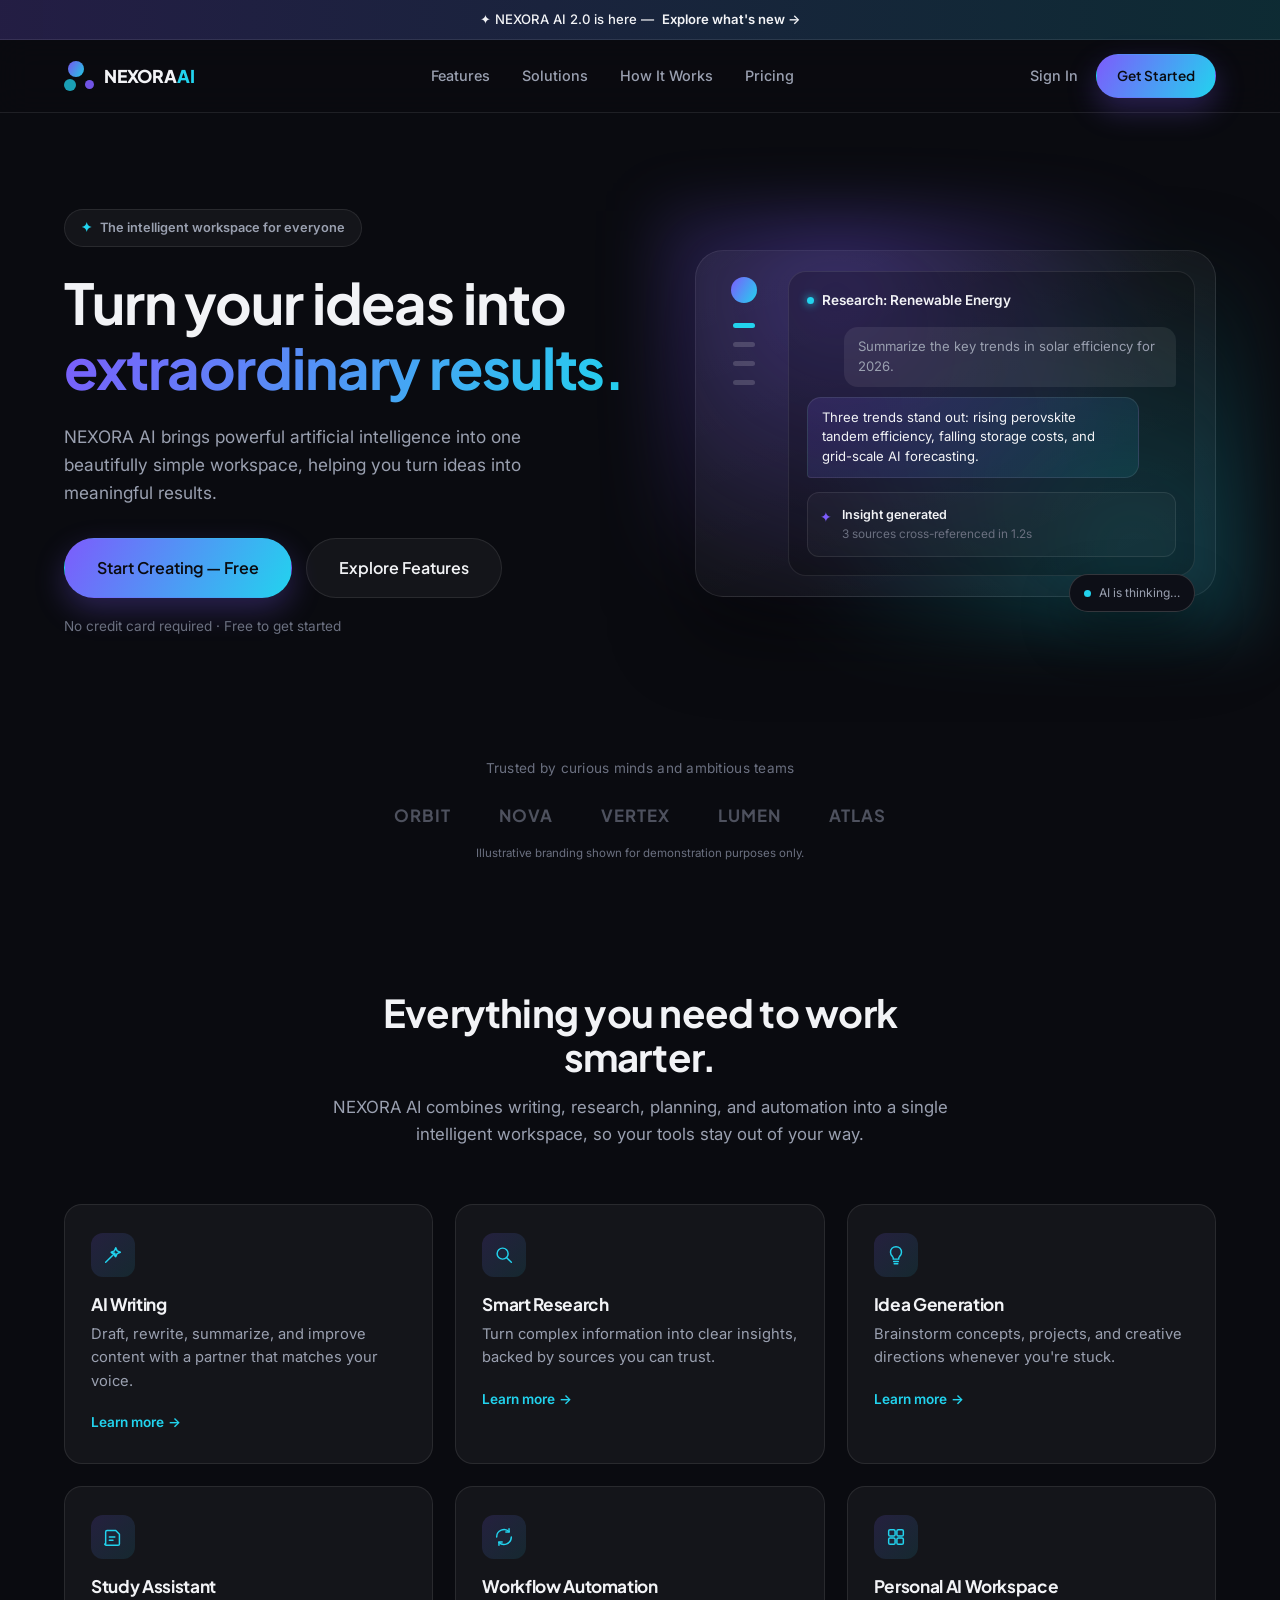
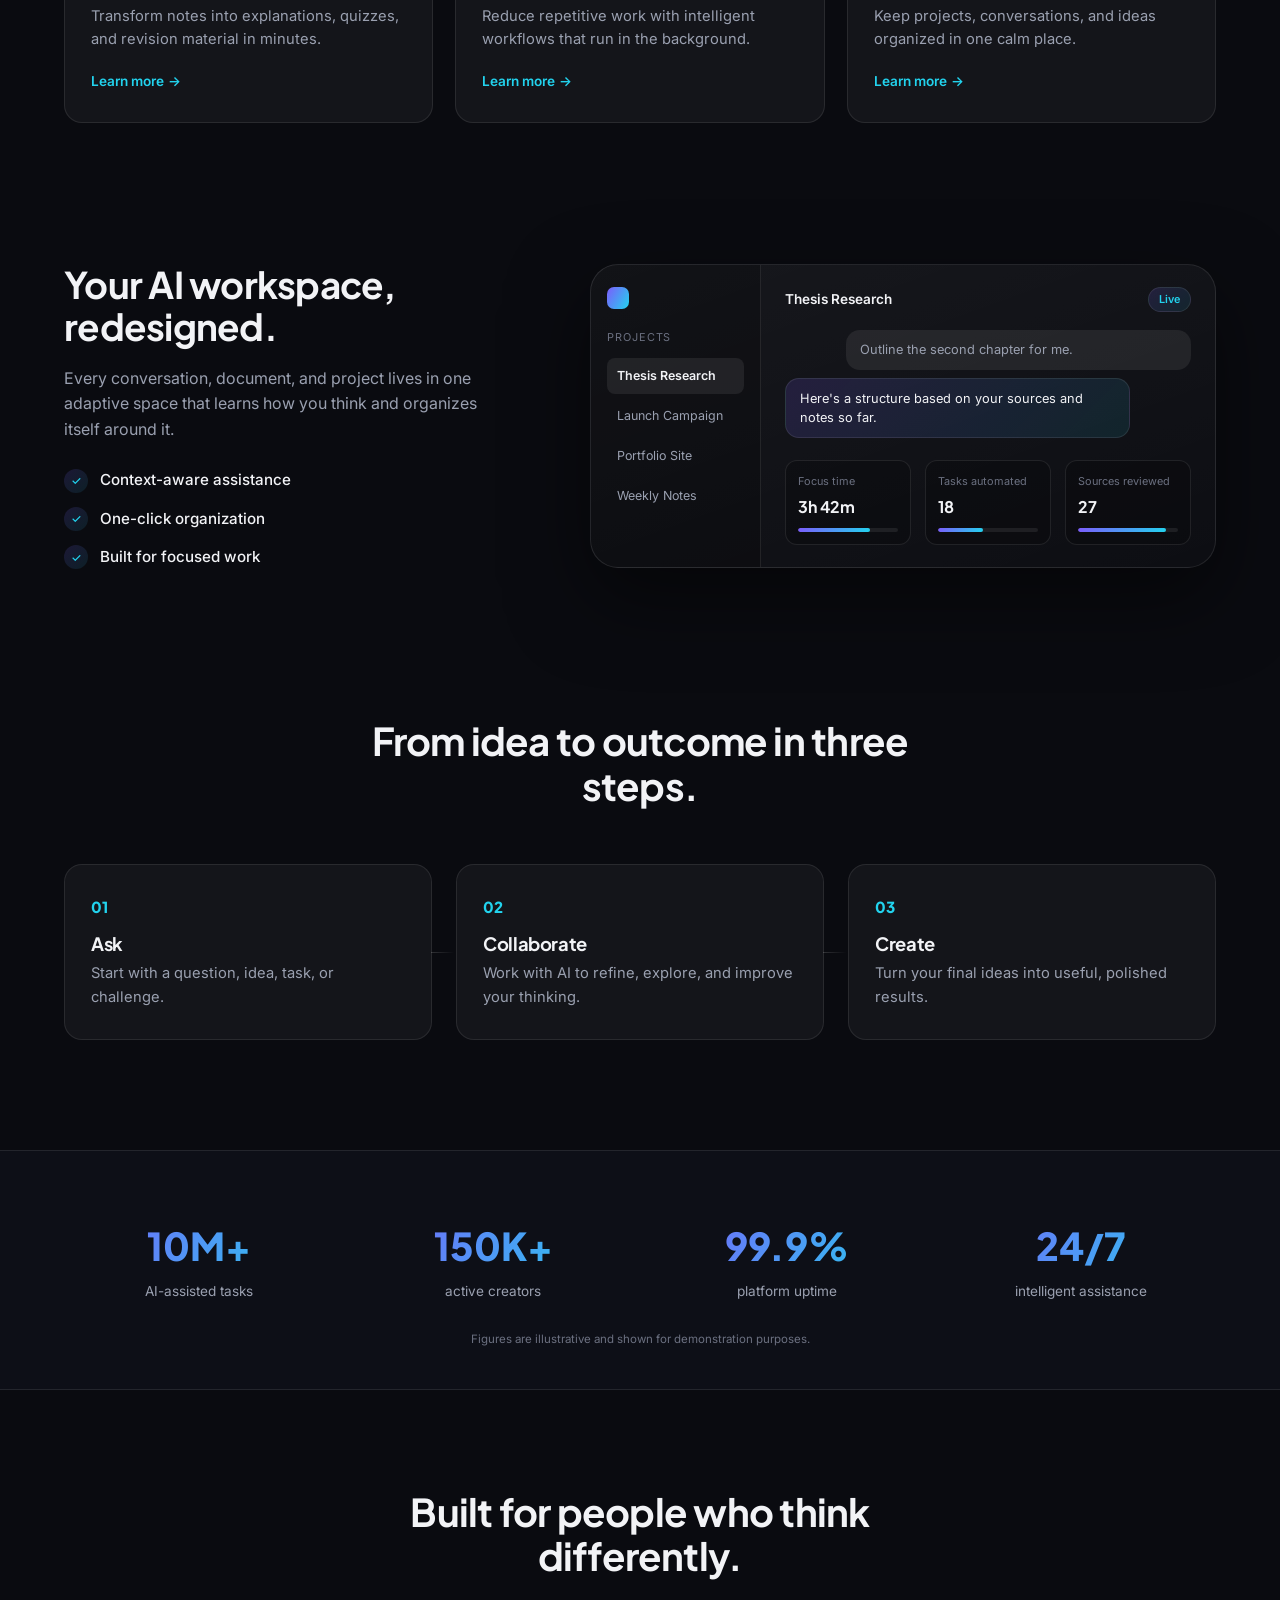
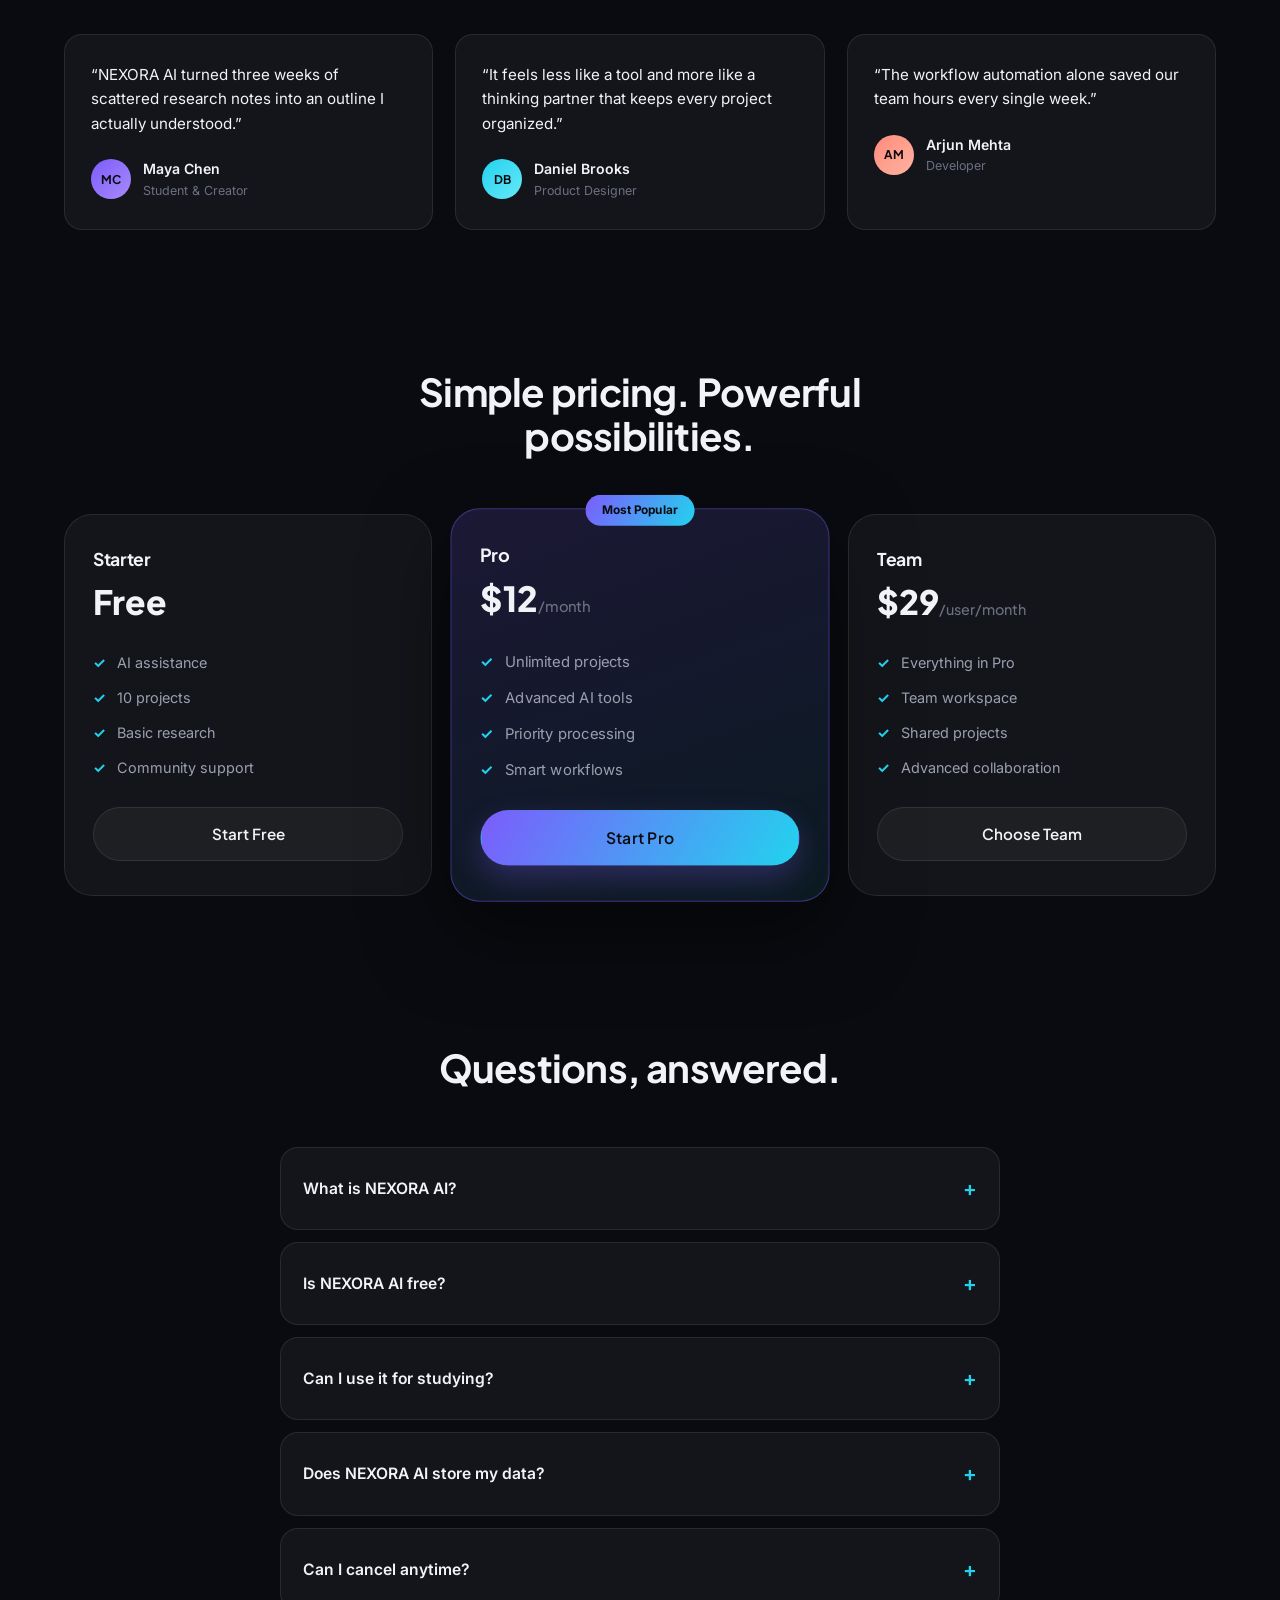
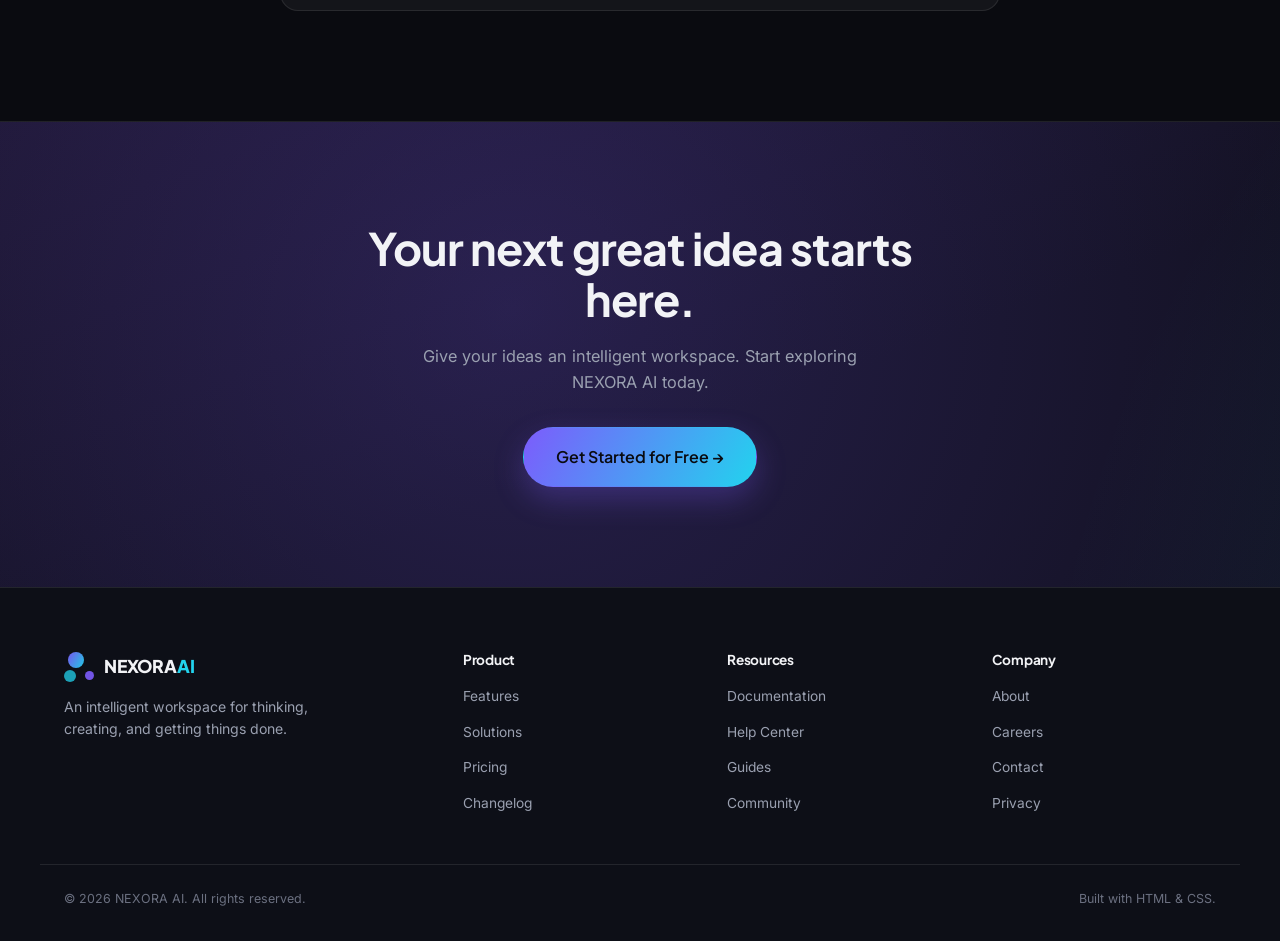
<file: index.html>
<!DOCTYPE html>
<html lang="en">
<head>
  <meta charset="UTF-8" />
  <meta name="viewport" content="width=device-width, initial-scale=1.0" />
  <title>NEXORA AI — Think Smarter. Create Faster.</title>
  <meta name="description" content="NEXORA AI brings powerful artificial intelligence into one beautifully simple workspace, helping you turn ideas into meaningful results." />
  <meta name="theme-color" content="#0a0b10" />

  <!-- Open Graph -->
  <meta property="og:title" content="NEXORA AI — Think Smarter. Create Faster." />
  <meta property="og:description" content="The intelligent workspace for research, writing, ideas, and automation." />
  <meta property="og:type" content="website" />
  <meta property="og:url" content="https://www.nexora.ai/" />
  <meta property="og:image" content="https://www.nexora.ai/og-image.png" />

  <link rel="stylesheet" href="style.css" />
</head>
<body>

  <!-- ============ ANNOUNCEMENT BAR ============ -->
  <div class="announcement">
    <p>
      <span aria-hidden="true">✦</span>
      NEXORA AI 2.0 is here —
      <a href="#features" class="announcement__link">Explore what's new <span class="announcement__arrow" aria-hidden="true">→</span></a>
    </p>
  </div>

  <!-- ============ NAVIGATION HEADER ============ -->
  <header class="site-header">
    <nav class="navbar container" aria-label="Primary">
      <a href="#top" class="brand" aria-label="NEXORA AI home">
        <span class="brand__mark" aria-hidden="true">
          <span class="brand__node brand__node--1"></span>
          <span class="brand__node brand__node--2"></span>
          <span class="brand__node brand__node--3"></span>
        </span>
        <span class="brand__name">NEXORA<span class="brand__name-accent">AI</span></span>
      </a>

      <ul class="nav-links">
        <li><a href="#features">Features</a></li>
        <li><a href="#solutions">Solutions</a></li>
        <li><a href="#how-it-works">How It Works</a></li>
        <li><a href="#pricing">Pricing</a></li>
      </ul>

      <div class="nav-actions">
        <a href="signin.html" class="nav-signin">Sign In</a>
        <a href="#pricing" class="btn btn--primary btn--sm">Get Started</a>
      </div>

      <!-- CSS-only mobile control (visual only, no JS) -->
      <div class="nav-mobile" aria-hidden="true">
        <span class="nav-mobile__label">Menu</span>
        <span class="nav-mobile__bars">
          <span></span><span></span><span></span>
        </span>
      </div>
    </nav>
  </header>

  <main id="top">

    <!-- ============ HERO SECTION ============ -->
    <section class="hero container" aria-label="Introduction">
      <div class="hero__copy">
        <p class="badge">
          <span aria-hidden="true">✦</span> The intelligent workspace for everyone
        </p>

        <h1 class="hero__headline">
          Turn your ideas into <span class="text-gradient">extraordinary results.</span>
        </h1>

        <p class="hero__sub">
          NEXORA AI brings powerful artificial intelligence into one beautifully simple workspace, helping you turn ideas into meaningful results.
        </p>

        <div class="hero__ctas">
          <a href="#pricing" class="btn btn--primary btn--lg">Start Creating — Free</a>
          <a href="#features" class="btn btn--ghost btn--lg">Explore Features</a>
        </div>

        <p class="hero__trust">No credit card required · Free to get started</p>
      </div>

      <div class="hero__visual">
        <!-- AI interface mockup, pure HTML/CSS -->
        <div class="mockup" role="img" aria-label="Preview of the NEXORA AI assistant interface">
          <div class="mockup__glow" aria-hidden="true"></div>

          <div class="mockup__sidebar" aria-hidden="true">
            <span class="mockup__dot"></span>
            <span class="mockup__sidebar-line mockup__sidebar-line--active"></span>
            <span class="mockup__sidebar-line"></span>
            <span class="mockup__sidebar-line"></span>
            <span class="mockup__sidebar-line"></span>
          </div>

          <div class="mockup__panel">
            <div class="mockup__title">
              <span class="mockup__title-dot"></span>
              Research: Renewable Energy
            </div>

            <div class="mockup__bubble mockup__bubble--user">
              Summarize the key trends in solar efficiency for 2026.
            </div>

            <div class="mockup__bubble mockup__bubble--ai">
              Three trends stand out: rising perovskite tandem efficiency, falling storage costs, and grid-scale AI forecasting.
            </div>

            <div class="mockup__insight">
              <span class="mockup__insight-icon" aria-hidden="true">✦</span>
              <div>
                <p class="mockup__insight-title">Insight generated</p>
                <p class="mockup__insight-text">3 sources cross-referenced in 1.2s</p>
              </div>
            </div>
          </div>

          <div class="mockup__status" aria-hidden="true">
            <span class="mockup__status-dot"></span>
            AI is thinking…
          </div>
        </div>
      </div>
    </section>

    <!-- ============ SOCIAL PROOF ============ -->
    <section class="social-proof container" aria-label="Trusted by">
      <p class="social-proof__label">Trusted by curious minds and ambitious teams</p>
      <ul class="social-proof__logos">
        <li>ORBIT</li>
        <li>NOVA</li>
        <li>VERTEX</li>
        <li>LUMEN</li>
        <li>ATLAS</li>
      </ul>
      <p class="social-proof__note">Illustrative branding shown for demonstration purposes only.</p>
    </section>

    <!-- ============ FEATURES SECTION ============ -->
    <section class="features container" id="features" aria-label="Features">
      <div class="section-heading">
        <h2>Everything you need to work smarter.</h2>
        <p>NEXORA AI combines writing, research, planning, and automation into a single intelligent workspace, so your tools stay out of your way.</p>
      </div>

      <div class="feature-grid">

        <article class="feature-card">
          <span class="feature-icon" aria-hidden="true">
            <svg viewBox="0 0 24 24" fill="none" xmlns="http://www.w3.org/2000/svg">
              <path d="M4 20L14 10M14 10L11 10M14 10L14 13" stroke="currentColor" stroke-width="1.6" stroke-linecap="round" stroke-linejoin="round"/>
              <path d="M15 4L16.5 7.5L20 9L16.5 10.5L15 14L13.5 10.5L10 9L13.5 7.5L15 4Z" stroke="currentColor" stroke-width="1.6" stroke-linejoin="round"/>
            </svg>
          </span>
          <h3>AI Writing</h3>
          <p>Draft, rewrite, summarize, and improve content with a partner that matches your voice.</p>
          <a href="#" class="feature-link">Learn more <span aria-hidden="true">→</span></a>
        </article>

        <article class="feature-card">
          <span class="feature-icon" aria-hidden="true">
            <svg viewBox="0 0 24 24" fill="none" xmlns="http://www.w3.org/2000/svg">
              <circle cx="10.5" cy="10.5" r="6" stroke="currentColor" stroke-width="1.6"/>
              <path d="M15 15L20 20" stroke="currentColor" stroke-width="1.6" stroke-linecap="round"/>
            </svg>
          </span>
          <h3>Smart Research</h3>
          <p>Turn complex information into clear insights, backed by sources you can trust.</p>
          <a href="#" class="feature-link">Learn more <span aria-hidden="true">→</span></a>
        </article>

        <article class="feature-card">
          <span class="feature-icon" aria-hidden="true">
            <svg viewBox="0 0 24 24" fill="none" xmlns="http://www.w3.org/2000/svg">
              <path d="M12 3C8.5 3 6 5.6 6 9c0 2.4 1.3 3.8 2.2 4.8.5.6.8 1.1.8 1.7v1h6v-1c0-.6.3-1.1.8-1.7.9-1 2.2-2.4 2.2-4.8 0-3.4-2.5-6-6-6Z" stroke="currentColor" stroke-width="1.6" stroke-linejoin="round"/>
              <path d="M9.5 19h5M10 21.5h4" stroke="currentColor" stroke-width="1.6" stroke-linecap="round"/>
            </svg>
          </span>
          <h3>Idea Generation</h3>
          <p>Brainstorm concepts, projects, and creative directions whenever you're stuck.</p>
          <a href="#" class="feature-link">Learn more <span aria-hidden="true">→</span></a>
        </article>

        <article class="feature-card">
          <span class="feature-icon" aria-hidden="true">
            <svg viewBox="0 0 24 24" fill="none" xmlns="http://www.w3.org/2000/svg">
              <path d="M4 19.5V6.5C4 5.7 4.7 5 5.5 5H15l4 4v10.5c0 .8-.7 1.5-1.5 1.5h-13c-.8 0-1.5-.7-1.5-1.5Z" stroke="currentColor" stroke-width="1.6" stroke-linejoin="round"/>
              <path d="M8 12h6M8 15.5h4" stroke="currentColor" stroke-width="1.6" stroke-linecap="round"/>
            </svg>
          </span>
          <h3>Study Assistant</h3>
          <p>Transform notes into explanations, quizzes, and revision material in minutes.</p>
          <a href="#" class="feature-link">Learn more <span aria-hidden="true">→</span></a>
        </article>

        <article class="feature-card">
          <span class="feature-icon" aria-hidden="true">
            <svg viewBox="0 0 24 24" fill="none" xmlns="http://www.w3.org/2000/svg">
              <path d="M4 12a8 8 0 0 1 13.7-5.7M20 12a8 8 0 0 1-13.7 5.7" stroke="currentColor" stroke-width="1.6" stroke-linecap="round"/>
              <path d="M17.5 3v3.5H14M6.5 21v-3.5H10" stroke="currentColor" stroke-width="1.6" stroke-linecap="round" stroke-linejoin="round"/>
            </svg>
          </span>
          <h3>Workflow Automation</h3>
          <p>Reduce repetitive work with intelligent workflows that run in the background.</p>
          <a href="#" class="feature-link">Learn more <span aria-hidden="true">→</span></a>
        </article>

        <article class="feature-card">
          <span class="feature-icon" aria-hidden="true">
            <svg viewBox="0 0 24 24" fill="none" xmlns="http://www.w3.org/2000/svg">
              <rect x="4" y="4" width="7" height="7" rx="1.5" stroke="currentColor" stroke-width="1.6"/>
              <rect x="13" y="4" width="7" height="7" rx="1.5" stroke="currentColor" stroke-width="1.6"/>
              <rect x="4" y="13" width="7" height="7" rx="1.5" stroke="currentColor" stroke-width="1.6"/>
              <rect x="13" y="13" width="7" height="7" rx="1.5" stroke="currentColor" stroke-width="1.6"/>
            </svg>
          </span>
          <h3>Personal AI Workspace</h3>
          <p>Keep projects, conversations, and ideas organized in one calm place.</p>
          <a href="#" class="feature-link">Learn more <span aria-hidden="true">→</span></a>
        </article>

      </div>
    </section>

    <!-- ============ PRODUCT SHOWCASE ============ -->
    <section class="showcase container" id="solutions" aria-label="Product showcase">
      <div class="showcase__copy">
        <h2>Your AI workspace, redesigned.</h2>
        <p>Every conversation, document, and project lives in one adaptive space that learns how you think and organizes itself around it.</p>

        <ul class="showcase__points">
          <li>
            <span class="showcase__point-icon" aria-hidden="true">✓</span>
            Context-aware assistance
          </li>
          <li>
            <span class="showcase__point-icon" aria-hidden="true">✓</span>
            One-click organization
          </li>
          <li>
            <span class="showcase__point-icon" aria-hidden="true">✓</span>
            Built for focused work
          </li>
        </ul>
      </div>

      <div class="showcase__visual">
        <div class="app-mockup" role="img" aria-label="Preview of the NEXORA AI workspace application">
          <div class="app-mockup__sidebar">
            <div class="app-mockup__logo" aria-hidden="true"></div>
            <p class="app-mockup__section-label">Projects</p>
            <div class="app-mockup__project app-mockup__project--active">Thesis Research</div>
            <div class="app-mockup__project">Launch Campaign</div>
            <div class="app-mockup__project">Portfolio Site</div>
            <div class="app-mockup__project">Weekly Notes</div>
          </div>

          <div class="app-mockup__main">
            <div class="app-mockup__topbar">
              <span>Thesis Research</span>
              <span class="app-mockup__badge">Live</span>
            </div>

            <div class="app-mockup__chat">
              <div class="app-mockup__bubble app-mockup__bubble--user">Outline the second chapter for me.</div>
              <div class="app-mockup__bubble app-mockup__bubble--ai">Here's a structure based on your sources and notes so far.</div>
            </div>

            <div class="app-mockup__stats">
              <div class="app-mockup__stat">
                <p class="app-mockup__stat-label">Focus time</p>
                <p class="app-mockup__stat-value">3h 42m</p>
                <div class="app-mockup__bar"><span style="width: 72%;"></span></div>
              </div>
              <div class="app-mockup__stat">
                <p class="app-mockup__stat-label">Tasks automated</p>
                <p class="app-mockup__stat-value">18</p>
                <div class="app-mockup__bar"><span style="width: 45%;"></span></div>
              </div>
              <div class="app-mockup__stat">
                <p class="app-mockup__stat-label">Sources reviewed</p>
                <p class="app-mockup__stat-value">27</p>
                <div class="app-mockup__bar"><span style="width: 88%;"></span></div>
              </div>
            </div>
          </div>
        </div>
      </div>
    </section>

    <!-- ============ HOW IT WORKS ============ -->
    <section class="how-it-works container" id="how-it-works" aria-label="How it works">
      <div class="section-heading">
        <h2>From idea to outcome in three steps.</h2>
      </div>

      <ol class="steps">
        <li class="step">
          <span class="step__number">01</span>
          <h3>Ask</h3>
          <p>Start with a question, idea, task, or challenge.</p>
        </li>
        <li class="step">
          <span class="step__number">02</span>
          <h3>Collaborate</h3>
          <p>Work with AI to refine, explore, and improve your thinking.</p>
        </li>
        <li class="step">
          <span class="step__number">03</span>
          <h3>Create</h3>
          <p>Turn your final ideas into useful, polished results.</p>
        </li>
      </ol>
    </section>

    <!-- ============ STATISTICS / IMPACT ============ -->
    <section class="stats" aria-label="Platform statistics">
      <div class="container stats__grid">
        <div class="stat">
          <p class="stat__value">10M+</p>
          <p class="stat__label">AI-assisted tasks</p>
        </div>
        <div class="stat">
          <p class="stat__value">150K+</p>
          <p class="stat__label">active creators</p>
        </div>
        <div class="stat">
          <p class="stat__value">99.9%</p>
          <p class="stat__label">platform uptime</p>
        </div>
        <div class="stat">
          <p class="stat__value">24/7</p>
          <p class="stat__label">intelligent assistance</p>
        </div>
      </div>
      <p class="stats__note container">Figures are illustrative and shown for demonstration purposes.</p>
    </section>

    <!-- ============ TESTIMONIALS ============ -->
    <section class="testimonials container" aria-label="Testimonials">
      <div class="section-heading">
        <h2>Built for people who think differently.</h2>
      </div>

      <div class="testimonial-grid">
        <figure class="testimonial-card">
          <blockquote>
            “NEXORA AI turned three weeks of scattered research notes into an outline I actually understood.”
          </blockquote>
          <figcaption>
            <span class="avatar avatar--1" aria-hidden="true">MC</span>
            <div>
              <p class="testimonial-name">Maya Chen</p>
              <p class="testimonial-role">Student &amp; Creator</p>
            </div>
          </figcaption>
        </figure>

        <figure class="testimonial-card">
          <blockquote>
            “It feels less like a tool and more like a thinking partner that keeps every project organized.”
          </blockquote>
          <figcaption>
            <span class="avatar avatar--2" aria-hidden="true">DB</span>
            <div>
              <p class="testimonial-name">Daniel Brooks</p>
              <p class="testimonial-role">Product Designer</p>
            </div>
          </figcaption>
        </figure>

        <figure class="testimonial-card">
          <blockquote>
            “The workflow automation alone saved our team hours every single week.”
          </blockquote>
          <figcaption>
            <span class="avatar avatar--3" aria-hidden="true">AM</span>
            <div>
              <p class="testimonial-name">Arjun Mehta</p>
              <p class="testimonial-role">Developer</p>
            </div>
          </figcaption>
        </figure>
      </div>
    </section>

    <!-- ============ PRICING ============ -->
    <section class="pricing container" id="pricing" aria-label="Pricing">
      <div class="section-heading">
        <h2>Simple pricing. Powerful possibilities.</h2>
      </div>

      <div class="pricing-grid">

        <article class="price-card">
          <h3>Starter</h3>
          <p class="price-card__price">Free</p>
          <ul class="price-card__features">
            <li>AI assistance</li>
            <li>10 projects</li>
            <li>Basic research</li>
            <li>Community support</li>
          </ul>
          <a href="#pricing" class="btn btn--ghost btn--full">Start Free</a>
        </article>

        <article class="price-card price-card--featured">
          <span class="price-card__badge">Most Popular</span>
          <h3>Pro</h3>
          <p class="price-card__price">$12<span>/month</span></p>
          <ul class="price-card__features">
            <li>Unlimited projects</li>
            <li>Advanced AI tools</li>
            <li>Priority processing</li>
            <li>Smart workflows</li>
          </ul>
          <a href="#pricing" class="btn btn--primary btn--full">Start Pro</a>
        </article>

        <article class="price-card">
          <h3>Team</h3>
          <p class="price-card__price">$29<span>/user/month</span></p>
          <ul class="price-card__features">
            <li>Everything in Pro</li>
            <li>Team workspace</li>
            <li>Shared projects</li>
            <li>Advanced collaboration</li>
          </ul>
          <a href="#pricing" class="btn btn--ghost btn--full">Choose Team</a>
        </article>

      </div>
    </section>

    <!-- ============ FAQ ============ -->
    <section class="faq container" aria-label="Frequently asked questions">
      <div class="section-heading">
        <h2>Questions, answered.</h2>
      </div>

      <div class="faq-list">
        <details class="faq-item">
          <summary>What is NEXORA AI?</summary>
          <p>NEXORA AI is an intelligent workspace that helps you research, write, organize ideas, summarize information, and automate repetitive tasks in one place.</p>
        </details>

        <details class="faq-item">
          <summary>Is NEXORA AI free?</summary>
          <p>Yes. The Starter plan is free and includes AI assistance, 10 projects, and basic research tools, with no credit card required.</p>
        </details>

        <details class="faq-item">
          <summary>Can I use it for studying?</summary>
          <p>Absolutely. The Study Assistant turns your notes into clear explanations, quizzes, and revision material.</p>
        </details>

        <details class="faq-item">
          <summary>Does NEXORA AI store my data?</summary>
          <p>Your projects and conversations are stored securely so you can pick up right where you left off, across every device.</p>
        </details>

        <details class="faq-item">
          <summary>Can I cancel anytime?</summary>
          <p>Yes. You can upgrade, downgrade, or cancel your plan at any time from your account settings.</p>
        </details>
      </div>
    </section>

    <!-- ============ FINAL CTA ============ -->
    <section class="final-cta" aria-label="Get started">
      <div class="final-cta__decor" aria-hidden="true"></div>
      <div class="container final-cta__inner">
        <h2>Your next great idea starts here.</h2>
        <p>Give your ideas an intelligent workspace. Start exploring NEXORA AI today.</p>
        <a href="#pricing" class="btn btn--primary btn--lg">Get Started for Free →</a>
      </div>
    </section>

  </main>

  <!-- ============ FOOTER ============ -->
  <footer class="site-footer">
    <div class="container footer-grid">

      <div class="footer-brand">
        <a href="#top" class="brand" aria-label="NEXORA AI home">
          <span class="brand__mark" aria-hidden="true">
            <span class="brand__node brand__node--1"></span>
            <span class="brand__node brand__node--2"></span>
            <span class="brand__node brand__node--3"></span>
          </span>
          <span class="brand__name">NEXORA<span class="brand__name-accent">AI</span></span>
        </a>
        <p>An intelligent workspace for thinking, creating, and getting things done.</p>
      </div>

      <nav class="footer-col" aria-label="Product">
        <h4>Product</h4>
        <ul>
          <li><a href="#features">Features</a></li>
          <li><a href="#solutions">Solutions</a></li>
          <li><a href="#pricing">Pricing</a></li>
          <li><a href="#changelog">Changelog</a></li>
        </ul>
      </nav>

      <nav class="footer-col" aria-label="Resources">
        <h4>Resources</h4>
        <ul>
          <li><a href="#documentation">Documentation</a></li>
          <li><a href="#help">Help Center</a></li>
          <li><a href="#guides">Guides</a></li>
          <li><a href="#community">Community</a></li>
        </ul>
      </nav>

      <nav class="footer-col" aria-label="Company">
        <h4>Company</h4>
        <ul>
          <li><a href="#about">About</a></li>
          <li><a href="#careers">Careers</a></li>
          <li><a href="#contact">Contact</a></li>
          <li><a href="#privacy">Privacy</a></li>
        </ul>
      </nav>

    </div>

    <div class="container footer-bottom">
      <p>© 2026 NEXORA AI. All rights reserved.</p>
      <p>Built with HTML &amp; CSS.</p>
    </div>
  </footer>

</body>
</html>
</file>
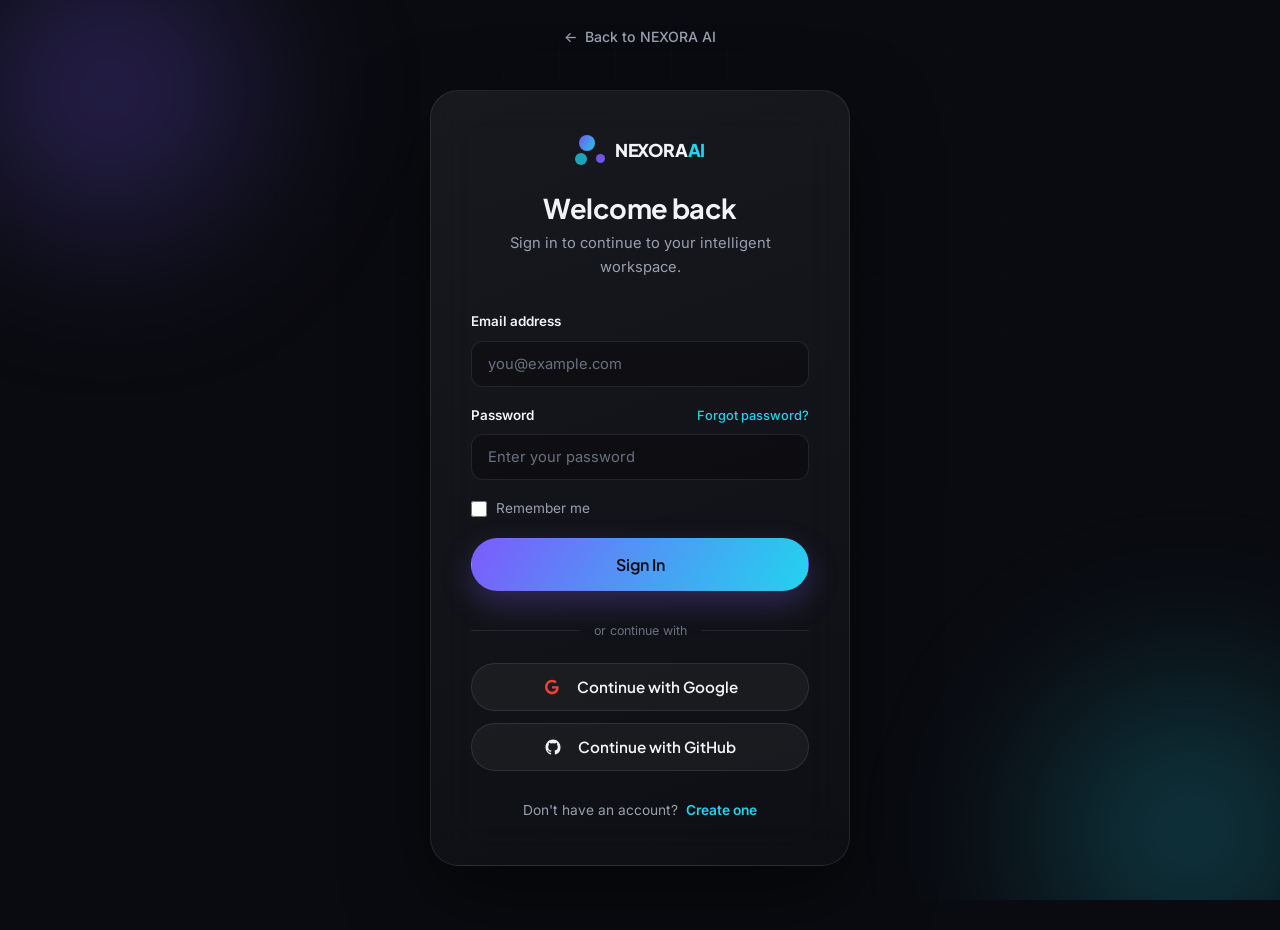
<file: signin.html>
<!DOCTYPE html>
<html lang="en">
<head>
  <meta charset="UTF-8" />
  <meta name="viewport" content="width=device-width, initial-scale=1.0" />
  <title>Sign In — NEXORA AI</title>
  <meta name="description" content="Sign in to your NEXORA AI intelligent workspace." />
  <meta name="theme-color" content="#0a0b10" />

  <!-- Open Graph -->
  <meta property="og:title" content="Sign In — NEXORA AI" />
  <meta property="og:description" content="Sign in to your NEXORA AI intelligent workspace." />
  <meta property="og:type" content="website" />
  <meta property="og:url" content="https://www.nexora.ai/signin.html" />

  <link rel="stylesheet" href="style.css" />
  <link rel="stylesheet" href="signinstyles.css" />
</head>
<body class="signin-body">

  <div class="signin-bg" aria-hidden="true">
    <span class="signin-bg__grid"></span>
    <span class="signin-bg__orb signin-bg__orb--1"></span>
    <span class="signin-bg__orb signin-bg__orb--2"></span>
  </div>

  <header class="signin-header container">
    <a href="index.html" class="back-link">
      <span class="back-link__arrow" aria-hidden="true">←</span><span>Back to NEXORA AI</span>
    </a>
  </header>

  <main class="signin-main">
    <div class="signin-card">

      <a href="index.html" class="brand signin-brand" aria-label="NEXORA AI home">
        <span class="brand__mark" aria-hidden="true">
          <span class="brand__node brand__node--1"></span>
          <span class="brand__node brand__node--2"></span>
          <span class="brand__node brand__node--3"></span>
        </span>
        <span class="brand__name">NEXORA<span class="brand__name-accent">AI</span></span>
      </a>

      <h1 class="signin-heading">Welcome back</h1>
      <p class="signin-sub">Sign in to continue to your intelligent workspace.</p>

      <form class="signin-form">

        <div class="form-field">
          <label for="email">Email address</label>
          <input
            type="email"
            id="email"
            name="email"
            placeholder="you@example.com"
            autocomplete="email"
            required
          >
        </div>

        <div class="form-field">
          <div class="form-field__row">
            <label for="password">Password</label>
            <a href="#" class="forgot-link">Forgot password?</a>
          </div>
          <input
            type="password"
            id="password"
            name="password"
            placeholder="Enter your password"
            autocomplete="current-password"
            required
          >
        </div>

        <div class="form-remember">
          <input type="checkbox" id="remember" name="remember" />
          <label for="remember">Remember me</label>
        </div>

        <button type="submit" class="btn btn--primary btn--full btn--lg">Sign In</button>
      </form>

      <div class="signin-divider">
        <span>or continue with</span>
      </div>

      <div class="social-buttons">
        <a href="#" class="btn btn--ghost btn--full social-btn">
          <span class="social-icon" aria-hidden="true">
            <svg viewBox="0 0 24 24" xmlns="http://www.w3.org/2000/svg">
              <path fill="#EA4335" d="M12 10.2v3.9h5.5c-.24 1.4-1.7 4.1-5.5 4.1-3.3 0-6-2.7-6-6.2s2.7-6.2 6-6.2c1.9 0 3.1.8 3.8 1.5l2.6-2.5C16.9 3.3 14.7 2.3 12 2.3 6.9 2.3 2.7 6.5 2.7 12s4.2 9.7 9.3 9.7c5.4 0 8.9-3.8 8.9-9.1 0-.6-.1-1.1-.1-1.5H12Z"/>
            </svg>
          </span>
          <span class="social-btn__label">Continue with Google</span>
        </a>
        <a href="#" class="btn btn--ghost btn--full social-btn">
          <span class="social-icon" aria-hidden="true">
            <svg viewBox="0 0 24 24" fill="currentColor" xmlns="http://www.w3.org/2000/svg">
              <path d="M12 2C6.48 2 2 6.58 2 12.2c0 4.5 2.87 8.32 6.84 9.67.5.1.68-.22.68-.49 0-.24-.01-1.03-.01-1.87-2.78.61-3.37-1.19-3.37-1.19-.45-1.17-1.11-1.48-1.11-1.48-.9-.63.07-.62.07-.62 1 .07 1.53 1.05 1.53 1.05.89 1.54 2.34 1.1 2.91.84.09-.65.35-1.1.63-1.35-2.22-.26-4.56-1.14-4.56-5.05 0-1.12.39-2.03 1.03-2.75-.1-.26-.45-1.31.1-2.73 0 0 .84-.27 2.75 1.05a9.3 9.3 0 0 1 5 0c1.9-1.32 2.74-1.05 2.74-1.05.55 1.42.2 2.47.1 2.73.64.72 1.03 1.63 1.03 2.75 0 3.92-2.34 4.79-4.57 5.04.36.32.68.94.68 1.9 0 1.37-.01 2.48-.01 2.82 0 .27.18.6.69.49A10.02 10.02 0 0 0 22 12.2C22 6.58 17.52 2 12 2Z"/>
            </svg>
          </span>
          <span class="social-btn__label">Continue with GitHub</span>
        </a>
      </div>

      <p class="signin-footer-text">
        Don't have an account? <a href="index.html" class="signin-footer-link">Create one</a>
      </p>

    </div>
  </main>

</body>
</html>
</file>
<file: style.css>
/* ==========================================================================
   NEXORA AI — Landing Page Styles
   Font import
   ========================================================================== */
@import url('https://fonts.googleapis.com/css2?family=Plus+Jakarta+Sans:wght@500;600;700;800&family=Inter:wght@400;500;600&display=swap');

/* ==========================================================================
   GLOBAL STYLES / DESIGN TOKENS
   ========================================================================== */
:root {
  /* Colors */
  --bg: #0a0b10;
  --bg-alt: #0d0f17;
  --surface: rgba(255, 255, 255, 0.045);
  --surface-strong: rgba(255, 255, 255, 0.075);
  --border: rgba(255, 255, 255, 0.09);
  --border-strong: rgba(255, 255, 255, 0.16);

  --text: #f2f3f6;
  --text-muted: #9aa0b0;
  --text-faint: #6b7080;

  --accent-1: #7c5cfc;   /* electric violet */
  --accent-2: #22d3ee;   /* cyan */
  --accent-3: #ff8a7a;   /* warm coral, used sparingly */
  --gradient: linear-gradient(120deg, var(--accent-1), var(--accent-2));
  --gradient-soft: linear-gradient(135deg, rgba(124, 92, 252, 0.16), rgba(34, 211, 238, 0.10));

  /* Radius */
  --radius-lg: 28px;
  --radius-md: 18px;
  --radius-sm: 12px;

  /* Shadow */
  --shadow-md: 0 20px 50px rgba(0, 0, 0, 0.4);
  --shadow-lg: 0 30px 80px rgba(0, 0, 0, 0.5);

  /* Layout */
  --max-width: 1200px;
  --header-h: 76px;
}

* {
  box-sizing: border-box;
}

html {
  scroll-behavior: smooth;
}

body {
  margin: 0;
  background: var(--bg);
  color: var(--text);
  font-family: 'Inter', -apple-system, BlinkMacSystemFont, sans-serif;
  font-size: 16px;
  line-height: 1.6;
  -webkit-font-smoothing: antialiased;
  overflow-x: hidden;
}

img { max-width: 100%; display: block; }

h1, h2, h3, h4 {
  font-family: 'Plus Jakarta Sans', 'Inter', sans-serif;
  font-weight: 700;
  line-height: 1.15;
  margin: 0 0 0.5em;
  letter-spacing: -0.02em;
  color: var(--text);
}

p { margin: 0 0 1em; color: var(--text-muted); }

a {
  color: inherit;
  text-decoration: none;
}

ul, ol { list-style: none; margin: 0; padding: 0; }

.container {
  max-width: var(--max-width);
  margin: 0 auto;
  padding: 0 24px;
}

/* Focus states — accessibility */
a:focus-visible,
button:focus-visible,
summary:focus-visible,
.btn:focus-visible {
  outline: 2px solid var(--accent-2);
  outline-offset: 3px;
  border-radius: 6px;
}

/* Reusable text-gradient */
.text-gradient {
  background: var(--gradient);
  -webkit-background-clip: text;
  background-clip: text;
  color: transparent;
}

/* Reusable badge */
.badge {
  display: inline-flex;
  align-items: center;
  gap: 8px;
  font-size: 0.8rem;
  font-weight: 600;
  color: var(--text-muted);
  background: var(--surface);
  border: 1px solid var(--border);
  padding: 8px 16px;
  border-radius: 999px;
  margin: 0 0 24px;
}
.badge span { color: var(--accent-2); }

/* Reusable section heading */
.section-heading {
  max-width: 640px;
  margin: 0 auto 56px;
  text-align: center;
}
.section-heading h2 {
  font-size: clamp(1.8rem, 3vw, 2.4rem);
  margin-bottom: 0.4em;
}
.section-heading p {
  font-size: 1.05rem;
}

/* Reusable buttons */
.btn {
  display: inline-flex;
  align-items: center;
  justify-content: center;
  gap: 6px;
  font-family: 'Plus Jakarta Sans', sans-serif;
  font-weight: 600;
  font-size: 0.95rem;
  padding: 14px 26px;
  border-radius: 999px;
  border: 1px solid transparent;
  cursor: pointer;
  transition: transform 0.25s ease, box-shadow 0.25s ease, background 0.25s ease, border-color 0.25s ease;
  white-space: nowrap;
}
.btn--primary {
  background: var(--gradient);
  color: #0a0b10;
  box-shadow: 0 12px 30px rgba(124, 92, 252, 0.28);
}
.btn--primary:hover {
  transform: translateY(-2px);
  box-shadow: 0 16px 40px rgba(124, 92, 252, 0.4);
}
.btn--ghost {
  background: var(--surface);
  border-color: var(--border);
  color: var(--text);
}
.btn--ghost:hover {
  background: var(--surface-strong);
  border-color: var(--border-strong);
  transform: translateY(-2px);
}
.btn--sm { padding: 10px 20px; font-size: 0.85rem; }
.btn--lg { padding: 16px 32px; font-size: 1rem; }
.btn--full { width: 100%; }

/* Reusable cards */
.card-surface {
  background: var(--surface);
  border: 1px solid var(--border);
  border-radius: var(--radius-md);
  backdrop-filter: blur(20px);
  -webkit-backdrop-filter: blur(20px);
}

/* Fade-in-on-load keyframes */
@keyframes fadeInUp {
  from { opacity: 0; transform: translateY(16px); }
  to { opacity: 1; transform: translateY(0); }
}
@keyframes floatY {
  0%, 100% { transform: translateY(0); }
  50% { transform: translateY(-10px); }
}
@keyframes gradientShift {
  0% { background-position: 0% 50%; }
  50% { background-position: 100% 50%; }
  100% { background-position: 0% 50%; }
}
@keyframes pulseDot {
  0%, 100% { opacity: 1; }
  50% { opacity: 0.35; }
}

/* ==========================================================================
   ANNOUNCEMENT BAR
   ========================================================================== */
.announcement {
  background: linear-gradient(90deg, rgba(124, 92, 252, 0.22), rgba(34, 211, 238, 0.16));
  border-bottom: 1px solid var(--border);
  text-align: center;
  padding: 9px 16px;
}
.announcement p {
  margin: 0;
  font-size: 0.82rem;
  font-weight: 500;
  color: var(--text);
}
.announcement__link {
  font-weight: 600;
  color: var(--text);
  margin-left: 4px;
  border-bottom: 1px solid transparent;
  transition: border-color 0.2s ease;
}
.announcement__link:hover { border-color: var(--accent-2); }
.announcement__arrow {
  display: inline-block;
  transition: transform 0.25s ease;
}
.announcement__link:hover .announcement__arrow {
  transform: translateX(3px);
}

/* ==========================================================================
   NAVIGATION HEADER
   ========================================================================== */
.site-header {
  position: sticky;
  top: 0;
  z-index: 100;
  padding: 14px 0;
  background: rgba(10, 11, 16, 0.7);
  backdrop-filter: blur(16px);
  -webkit-backdrop-filter: blur(16px);
  border-bottom: 1px solid var(--border);
}
.navbar {
  display: flex;
  align-items: center;
  justify-content: space-between;
  gap: 24px;
}
.brand {
  display: flex;
  align-items: center;
  gap: 10px;
  font-family: 'Plus Jakarta Sans', sans-serif;
  font-weight: 800;
  font-size: 1.1rem;
  letter-spacing: -0.01em;
}
.brand__name-accent { color: var(--accent-2); }

/* Abstract CSS-only AI logo mark */
.brand__mark {
  position: relative;
  width: 30px;
  height: 30px;
  display: inline-block;
}
.brand__node {
  position: absolute;
  border-radius: 50%;
  background: var(--gradient);
}
.brand__node--1 { width: 16px; height: 16px; top: 0; left: 4px; opacity: 0.95; }
.brand__node--2 { width: 12px; height: 12px; bottom: 0; left: 0; opacity: 0.75; background: var(--accent-2); }
.brand__node--3 { width: 9px; height: 9px; bottom: 2px; right: 0; opacity: 0.9; background: var(--accent-1); }

.nav-links {
  display: flex;
  align-items: center;
  gap: 32px;
}
.nav-links a {
  font-size: 0.9rem;
  font-weight: 500;
  color: var(--text-muted);
  transition: color 0.2s ease;
  position: relative;
}
.nav-links a:hover { color: var(--text); }
.nav-links a::after {
  content: "";
  position: absolute;
  left: 0;
  bottom: -6px;
  width: 0;
  height: 1px;
  background: var(--gradient);
  transition: width 0.25s ease;
}
.nav-links a:hover::after { width: 100%; }

.nav-actions {
  display: flex;
  align-items: center;
  gap: 18px;
}
.nav-signin {
  font-size: 0.9rem;
  font-weight: 500;
  color: var(--text-muted);
  transition: color 0.2s ease;
}
.nav-signin:hover { color: var(--text); }

/* CSS-only mobile nav visual */
.nav-mobile {
  display: none;
  align-items: center;
  gap: 8px;
  border: 1px solid var(--border);
  padding: 8px 14px;
  border-radius: 999px;
  background: var(--surface);
}
.nav-mobile__label {
  font-size: 0.82rem;
  color: var(--text-muted);
  font-weight: 500;
}
.nav-mobile__bars {
  display: flex;
  flex-direction: column;
  gap: 3px;
}
.nav-mobile__bars span {
  width: 16px;
  height: 2px;
  background: var(--text);
  border-radius: 2px;
}

/* ==========================================================================
   HERO
   ========================================================================== */
.hero {
  display: grid;
  grid-template-columns: 1.05fr 0.95fr;
  gap: 56px;
  align-items: center;
  padding: 96px 24px 80px;
}
.hero__copy { animation: fadeInUp 0.7s ease both; }
.hero__headline {
  font-size: clamp(2.4rem, 4.4vw, 3.6rem);
  margin-bottom: 0.4em;
}
.hero__sub {
  font-size: 1.08rem;
  max-width: 480px;
  margin-bottom: 32px;
}
.hero__ctas {
  display: flex;
  flex-wrap: wrap;
  gap: 14px;
  margin-bottom: 18px;
}
.hero__trust {
  font-size: 0.85rem;
  color: var(--text-faint);
  margin: 0;
}

/* Hero AI interface mockup */
.hero__visual {
  position: relative;
  animation: fadeInUp 0.9s ease 0.1s both;
}
.mockup {
  position: relative;
  display: grid;
  grid-template-columns: 56px 1fr;
  gap: 16px;
  background: linear-gradient(160deg, rgba(255,255,255,0.06), rgba(255,255,255,0.02));
  border: 1px solid var(--border);
  border-radius: var(--radius-lg);
  padding: 20px;
  box-shadow: var(--shadow-lg);
  backdrop-filter: blur(24px);
  -webkit-backdrop-filter: blur(24px);
  animation: floatY 7s ease-in-out infinite;
}
.mockup__glow {
  position: absolute;
  inset: -40px;
  background: radial-gradient(circle at 30% 20%, rgba(124, 92, 252, 0.35), transparent 60%),
              radial-gradient(circle at 80% 80%, rgba(34, 211, 238, 0.25), transparent 55%);
  filter: blur(30px);
  z-index: -1;
}
.mockup__sidebar {
  display: flex;
  flex-direction: column;
  align-items: center;
  gap: 14px;
  padding: 6px 0;
}
.mockup__dot {
  width: 26px;
  height: 26px;
  border-radius: 50%;
  background: var(--gradient);
  margin-bottom: 6px;
}
.mockup__sidebar-line {
  width: 22px;
  height: 5px;
  border-radius: 4px;
  background: var(--border-strong);
}
.mockup__sidebar-line--active { background: var(--accent-2); }

.mockup__panel {
  background: rgba(0, 0, 0, 0.2);
  border: 1px solid var(--border);
  border-radius: var(--radius-md);
  padding: 18px;
}
.mockup__title {
  display: flex;
  align-items: center;
  gap: 8px;
  font-size: 0.85rem;
  font-weight: 600;
  color: var(--text);
  margin-bottom: 16px;
}
.mockup__title-dot {
  width: 7px;
  height: 7px;
  border-radius: 50%;
  background: var(--accent-2);
  box-shadow: 0 0 8px var(--accent-2);
}
.mockup__bubble {
  font-size: 0.82rem;
  padding: 10px 14px;
  border-radius: 14px;
  margin-bottom: 10px;
  max-width: 90%;
  line-height: 1.5;
}
.mockup__bubble--user {
  background: var(--surface-strong);
  color: var(--text-muted);
  margin-left: auto;
  border-bottom-right-radius: 4px;
}
.mockup__bubble--ai {
  background: var(--gradient-soft);
  border: 1px solid var(--border);
  color: var(--text);
  border-bottom-left-radius: 4px;
}
.mockup__insight {
  display: flex;
  gap: 10px;
  align-items: flex-start;
  margin-top: 14px;
  padding: 12px;
  border: 1px solid var(--border);
  border-radius: var(--radius-sm);
  background: rgba(255, 255, 255, 0.03);
}
.mockup__insight-icon { color: var(--accent-1); font-size: 0.9rem; }
.mockup__insight-title { font-size: 0.78rem; font-weight: 600; color: var(--text); margin: 0; }
.mockup__insight-text { font-size: 0.74rem; color: var(--text-faint); margin: 0; }

.mockup__status {
  position: absolute;
  bottom: -16px;
  right: 20px;
  display: flex;
  align-items: center;
  gap: 8px;
  background: var(--bg-alt);
  border: 1px solid var(--border-strong);
  padding: 8px 14px;
  border-radius: 999px;
  font-size: 0.75rem;
  color: var(--text-muted);
  box-shadow: var(--shadow-md);
}
.mockup__status-dot {
  width: 7px;
  height: 7px;
  border-radius: 50%;
  background: var(--accent-2);
  animation: pulseDot 1.6s ease-in-out infinite;
}

/* ==========================================================================
   SOCIAL PROOF
   ========================================================================== */
.social-proof {
  padding: 40px 24px 88px;
  text-align: center;
}
.social-proof__label {
  font-size: 0.85rem;
  color: var(--text-faint);
  margin-bottom: 24px;
  letter-spacing: 0.02em;
}
.social-proof__logos {
  display: flex;
  flex-wrap: wrap;
  justify-content: center;
  gap: 48px;
  margin-bottom: 14px;
}
.social-proof__logos li {
  font-family: 'Plus Jakarta Sans', sans-serif;
  font-weight: 700;
  font-size: 1.05rem;
  letter-spacing: 0.06em;
  color: var(--text-faint);
  opacity: 0.7;
  transition: opacity 0.2s ease, color 0.2s ease;
}
.social-proof__logos li:hover {
  opacity: 1;
  color: var(--text);
}
.social-proof__note {
  font-size: 0.72rem;
  color: var(--text-faint);
  margin: 0;
}

/* ==========================================================================
   FEATURES
   ========================================================================== */
.features { padding: 40px 24px 100px; }
.feature-grid {
  display: grid;
  grid-template-columns: repeat(3, 1fr);
  gap: 22px;
}
.feature-card {
  background: var(--surface);
  border: 1px solid var(--border);
  border-radius: var(--radius-md);
  padding: 28px 26px;
  transition: transform 0.3s ease, box-shadow 0.3s ease, border-color 0.3s ease, background 0.3s ease;
}
.feature-card:hover {
  transform: translateY(-6px);
  box-shadow: var(--shadow-md);
  border-color: var(--border-strong);
  background: var(--surface-strong);
}
.feature-icon {
  display: inline-flex;
  align-items: center;
  justify-content: center;
  width: 44px;
  height: 44px;
  border-radius: 12px;
  background: var(--gradient-soft);
  color: var(--accent-2);
  margin-bottom: 18px;
}
.feature-icon svg { width: 22px; height: 22px; }
.feature-card h3 { font-size: 1.08rem; margin-bottom: 8px; }
.feature-card p { font-size: 0.92rem; margin-bottom: 16px; }
.feature-link {
  font-size: 0.85rem;
  font-weight: 600;
  color: var(--accent-2);
  display: inline-flex;
  align-items: center;
  gap: 4px;
}
.feature-link span { transition: transform 0.2s ease; }
.feature-link:hover span { transform: translateX(3px); }

/* ==========================================================================
   PRODUCT SHOWCASE
   ========================================================================== */
.showcase {
  display: grid;
  grid-template-columns: 0.85fr 1.15fr;
  gap: 64px;
  align-items: center;
  padding: 40px 24px 110px;
}
.showcase__copy h2 { font-size: clamp(1.8rem, 3vw, 2.3rem); }
.showcase__copy p { font-size: 1rem; margin-bottom: 26px; max-width: 420px; }
.showcase__points { display: flex; flex-direction: column; gap: 14px; }
.showcase__points li {
  display: flex;
  align-items: center;
  gap: 12px;
  font-size: 0.95rem;
  color: var(--text);
  font-weight: 500;
}
.showcase__point-icon {
  display: inline-flex;
  align-items: center;
  justify-content: center;
  width: 24px;
  height: 24px;
  border-radius: 50%;
  background: var(--gradient-soft);
  color: var(--accent-2);
  font-size: 0.75rem;
  flex-shrink: 0;
}

/* App mockup (showcase) */
.app-mockup {
  display: grid;
  grid-template-columns: 170px 1fr;
  background: linear-gradient(160deg, rgba(255,255,255,0.055), rgba(255,255,255,0.015));
  border: 1px solid var(--border);
  border-radius: var(--radius-lg);
  overflow: hidden;
  box-shadow: var(--shadow-lg);
}
.app-mockup__sidebar {
  background: rgba(0, 0, 0, 0.22);
  border-right: 1px solid var(--border);
  padding: 22px 16px;
}
.app-mockup__logo {
  width: 22px;
  height: 22px;
  border-radius: 7px;
  background: var(--gradient);
  margin-bottom: 20px;
}
.app-mockup__section-label {
  font-size: 0.68rem;
  text-transform: uppercase;
  letter-spacing: 0.08em;
  color: var(--text-faint);
  margin-bottom: 12px;
}
.app-mockup__project {
  font-size: 0.78rem;
  color: var(--text-muted);
  padding: 8px 10px;
  border-radius: 8px;
  margin-bottom: 4px;
}
.app-mockup__project--active {
  background: var(--surface-strong);
  color: var(--text);
  font-weight: 600;
}
.app-mockup__main { padding: 22px 24px; }
.app-mockup__topbar {
  display: flex;
  align-items: center;
  justify-content: space-between;
  font-size: 0.85rem;
  font-weight: 600;
  margin-bottom: 18px;
  color: var(--text);
}
.app-mockup__badge {
  font-size: 0.68rem;
  font-weight: 600;
  color: var(--accent-2);
  background: var(--gradient-soft);
  border: 1px solid var(--border);
  padding: 3px 10px;
  border-radius: 999px;
}
.app-mockup__chat { margin-bottom: 22px; }
.app-mockup__bubble {
  font-size: 0.8rem;
  padding: 10px 14px;
  border-radius: 14px;
  margin-bottom: 8px;
  max-width: 85%;
  line-height: 1.5;
}
.app-mockup__bubble--user {
  background: var(--surface-strong);
  color: var(--text-muted);
  margin-left: auto;
}
.app-mockup__bubble--ai {
  background: var(--gradient-soft);
  border: 1px solid var(--border);
  color: var(--text);
}
.app-mockup__stats {
  display: grid;
  grid-template-columns: repeat(3, 1fr);
  gap: 14px;
}
.app-mockup__stat {
  background: rgba(0, 0, 0, 0.2);
  border: 1px solid var(--border);
  border-radius: var(--radius-sm);
  padding: 12px;
}
.app-mockup__stat-label {
  font-size: 0.68rem;
  color: var(--text-faint);
  margin-bottom: 4px;
}
.app-mockup__stat-value {
  font-size: 1rem;
  font-weight: 700;
  color: var(--text);
  margin-bottom: 8px;
  font-family: 'Plus Jakarta Sans', sans-serif;
}
.app-mockup__bar {
  height: 4px;
  border-radius: 4px;
  background: rgba(255, 255, 255, 0.08);
  overflow: hidden;
}
.app-mockup__bar span {
  display: block;
  height: 100%;
  background: var(--gradient);
  border-radius: 4px;
}

/* ==========================================================================
   HOW IT WORKS
   ========================================================================== */
.how-it-works { padding: 40px 24px 110px; }
.steps {
  display: grid;
  grid-template-columns: repeat(3, 1fr);
  gap: 24px;
  position: relative;
}
.step {
  background: var(--surface);
  border: 1px solid var(--border);
  border-radius: var(--radius-md);
  padding: 30px 26px;
  position: relative;
}
.step:not(:last-child)::after {
  content: "";
  position: absolute;
  top: 50%;
  right: -24px;
  width: 24px;
  height: 1px;
  background: linear-gradient(90deg, var(--border-strong), transparent);
}
.step__number {
  display: inline-block;
  font-family: 'Plus Jakarta Sans', sans-serif;
  font-weight: 800;
  font-size: 0.95rem;
  color: var(--accent-2);
  margin-bottom: 14px;
}
.step h3 { font-size: 1.15rem; margin-bottom: 8px; }
.step p { font-size: 0.92rem; margin: 0; }

/* ==========================================================================
   STATISTICS
   ========================================================================== */
.stats {
  background: var(--bg-alt);
  border-top: 1px solid var(--border);
  border-bottom: 1px solid var(--border);
  padding: 64px 24px 40px;
}
.stats__grid {
  display: grid;
  grid-template-columns: repeat(4, 1fr);
  gap: 24px;
  text-align: center;
}
.stat__value {
  font-family: 'Plus Jakarta Sans', sans-serif;
  font-size: clamp(1.8rem, 3vw, 2.4rem);
  font-weight: 800;
  background: var(--gradient);
  -webkit-background-clip: text;
  background-clip: text;
  color: transparent;
  margin-bottom: 4px;
}
.stat__label {
  font-size: 0.85rem;
  color: var(--text-muted);
  margin: 0;
}
.stats__note {
  text-align: center;
  font-size: 0.72rem;
  color: var(--text-faint);
  margin: 28px auto 0;
}

/* ==========================================================================
   TESTIMONIALS
   ========================================================================== */
.testimonials { padding: 100px 24px; }
.testimonial-grid {
  display: grid;
  grid-template-columns: repeat(3, 1fr);
  gap: 22px;
}
.testimonial-card {
  background: var(--surface);
  border: 1px solid var(--border);
  border-radius: var(--radius-md);
  padding: 28px 26px;
  margin: 0;
  transition: transform 0.3s ease, box-shadow 0.3s ease;
}
.testimonial-card:hover {
  transform: translateY(-4px);
  box-shadow: var(--shadow-md);
}
.testimonial-card blockquote {
  margin: 0 0 22px;
  font-size: 0.95rem;
  color: var(--text);
  line-height: 1.6;
}
.testimonial-card figcaption {
  display: flex;
  align-items: center;
  gap: 12px;
}
.avatar {
  width: 40px;
  height: 40px;
  border-radius: 50%;
  display: inline-flex;
  align-items: center;
  justify-content: center;
  font-size: 0.75rem;
  font-weight: 700;
  font-family: 'Plus Jakarta Sans', sans-serif;
  color: #0a0b10;
  flex-shrink: 0;
}
.avatar--1 { background: linear-gradient(135deg, #7c5cfc, #a78bfa); }
.avatar--2 { background: linear-gradient(135deg, #22d3ee, #67e8f9); }
.avatar--3 { background: linear-gradient(135deg, #ff8a7a, #ffb4a2); }
.testimonial-name { font-size: 0.88rem; font-weight: 600; color: var(--text); margin: 0; }
.testimonial-role { font-size: 0.78rem; color: var(--text-faint); margin: 0; }

/* ==========================================================================
   PRICING
   ========================================================================== */
.pricing { padding: 40px 24px 110px; }
.pricing-grid {
  display: grid;
  grid-template-columns: repeat(3, 1fr);
  gap: 24px;
  align-items: stretch;
}
.price-card {
  position: relative;
  background: var(--surface);
  border: 1px solid var(--border);
  border-radius: var(--radius-lg);
  padding: 34px 28px;
  display: flex;
  flex-direction: column;
  transition: transform 0.3s ease, box-shadow 0.3s ease;
}
.price-card:hover { transform: translateY(-4px); }
.price-card h3 {
  font-size: 1.1rem;
  margin-bottom: 6px;
}
.price-card__price {
  font-family: 'Plus Jakarta Sans', sans-serif;
  font-size: 2.1rem;
  font-weight: 800;
  color: var(--text);
  margin-bottom: 22px;
}
.price-card__price span {
  font-size: 0.9rem;
  font-weight: 500;
  color: var(--text-faint);
}
.price-card__features {
  display: flex;
  flex-direction: column;
  gap: 12px;
  margin-bottom: 28px;
  flex: 1;
}
.price-card__features li {
  font-size: 0.9rem;
  color: var(--text-muted);
  padding-left: 24px;
  position: relative;
}
.price-card__features li::before {
  content: "✓";
  position: absolute;
  left: 0;
  color: var(--accent-2);
  font-weight: 700;
}
.price-card--featured {
  background: linear-gradient(160deg, rgba(124, 92, 252, 0.16), rgba(34, 211, 238, 0.08));
  border: 1px solid rgba(124, 92, 252, 0.4);
  box-shadow: var(--shadow-lg);
  transform: scale(1.03);
}
.price-card--featured:hover { transform: scale(1.03) translateY(-4px); }
.price-card__badge {
  position: absolute;
  top: -14px;
  left: 50%;
  transform: translateX(-50%);
  background: var(--gradient);
  color: #0a0b10;
  font-size: 0.72rem;
  font-weight: 700;
  padding: 6px 16px;
  border-radius: 999px;
  white-space: nowrap;
}

/* ==========================================================================
   FAQ
   ========================================================================== */
.faq { padding: 40px 24px 110px; }
.faq-list {
  max-width: 720px;
  margin: 0 auto;
  display: flex;
  flex-direction: column;
  gap: 12px;
}
.faq-item {
  background: var(--surface);
  border: 1px solid var(--border);
  border-radius: var(--radius-md);
  padding: 8px 22px;
  transition: border-color 0.2s ease, background 0.2s ease;
}
.faq-item[open] {
  border-color: var(--border-strong);
  background: var(--surface-strong);
}
.faq-item summary {
  cursor: pointer;
  list-style: none;
  padding: 16px 0;
  font-weight: 600;
  font-size: 0.98rem;
  color: var(--text);
  display: flex;
  align-items: center;
  justify-content: space-between;
}
.faq-item summary::-webkit-details-marker { display: none; }
.faq-item summary::after {
  content: "+";
  font-size: 1.3rem;
  color: var(--accent-2);
  transition: transform 0.25s ease;
  flex-shrink: 0;
  margin-left: 16px;
}
.faq-item[open] summary::after { transform: rotate(45deg); }
.faq-item p {
  font-size: 0.9rem;
  padding-bottom: 18px;
  margin: 0;
}

/* ==========================================================================
   FINAL CTA
   ========================================================================== */
.final-cta {
  position: relative;
  overflow: hidden;
  padding: 100px 24px;
  text-align: center;
  background: linear-gradient(160deg, #14101f, #0a0b10 60%);
  border-top: 1px solid var(--border);
}
.final-cta__decor {
  position: absolute;
  inset: 0;
  background: radial-gradient(circle at 20% 20%, rgba(124, 92, 252, 0.25), transparent 55%),
              radial-gradient(circle at 85% 75%, rgba(34, 211, 238, 0.18), transparent 50%);
  background-size: 200% 200%;
  animation: gradientShift 12s ease-in-out infinite;
}
.final-cta__inner { position: relative; }
.final-cta h2 {
  font-size: clamp(2rem, 4vw, 2.8rem);
  max-width: 600px;
  margin: 0 auto 0.4em;
}
.final-cta p {
  max-width: 480px;
  margin: 0 auto 32px;
  font-size: 1.02rem;
}

/* ==========================================================================
   FOOTER
   ========================================================================== */
.site-footer {
  border-top: 1px solid var(--border);
  padding: 64px 24px 32px;
  background: var(--bg-alt);
}
.footer-grid {
  display: grid;
  grid-template-columns: 1.6fr 1fr 1fr 1fr;
  gap: 40px;
  margin-bottom: 48px;
}
.footer-brand p {
  font-size: 0.88rem;
  max-width: 280px;
  margin-top: 14px;
}
.footer-col h4 {
  font-size: 0.85rem;
  color: var(--text);
  margin-bottom: 16px;
}
.footer-col ul {
  display: flex;
  flex-direction: column;
  gap: 10px;
}
.footer-col a {
  font-size: 0.86rem;
  color: var(--text-muted);
  transition: color 0.2s ease;
}
.footer-col a:hover { color: var(--text); }
.footer-bottom {
  display: flex;
  align-items: center;
  justify-content: space-between;
  border-top: 1px solid var(--border);
  padding-top: 24px;
  flex-wrap: wrap;
  gap: 8px;
}
.footer-bottom p {
  font-size: 0.78rem;
  color: var(--text-faint);
  margin: 0;
}

/* ==========================================================================
   REDUCED MOTION
   ========================================================================== */
@media (prefers-reduced-motion: reduce) {
  html { scroll-behavior: auto; }
  *, *::before, *::after {
    animation-duration: 0.001ms !important;
    animation-iteration-count: 1 !important;
    transition-duration: 0.001ms !important;
    scroll-behavior: auto !important;
  }
}

/* ==========================================================================
   RESPONSIVE STYLES
   ========================================================================== */

/* 1200px and below */
@media (max-width: 1200px) {
  .hero { gap: 40px; }
  .stats__grid { gap: 18px; }
}

/* 992px — tablet */
@media (max-width: 992px) {
  .hero {
    grid-template-columns: 1fr;
    padding-top: 64px;
    text-align: left;
  }
  .hero__visual { order: -1; max-width: 480px; }
  .hero__sub { max-width: 100%; }

  .showcase {
    grid-template-columns: 1fr;
    gap: 40px;
  }
  .showcase__visual { order: -1; }
  .showcase__copy p { max-width: 100%; }

  .feature-grid { grid-template-columns: repeat(2, 1fr); }
  .testimonial-grid { grid-template-columns: repeat(2, 1fr); }
  .pricing-grid { grid-template-columns: repeat(2, 1fr); }
  .price-card--featured { transform: none; }
  .price-card--featured:hover { transform: translateY(-4px); }

  .footer-grid {
    grid-template-columns: 1fr 1fr;
    gap: 32px 24px;
  }
}

/* 768px — nav collapses */
@media (max-width: 768px) {
  .nav-links,
  .nav-actions .nav-signin {
    display: none;
  }
  .nav-mobile { display: flex; }
  .nav-actions { gap: 12px; }

  .steps { grid-template-columns: 1fr; }
  .step:not(:last-child)::after { display: none; }

  .stats__grid { grid-template-columns: repeat(2, 1fr); gap: 32px 18px; }

  .app-mockup { grid-template-columns: 1fr; }
  .app-mockup__sidebar {
    display: flex;
    align-items: center;
    gap: 10px;
    border-right: none;
    border-bottom: 1px solid var(--border);
    padding: 14px 18px;
  }
  .app-mockup__section-label,
  .app-mockup__project:not(.app-mockup__project--active) { display: none; }
  .app-mockup__logo { margin-bottom: 0; }

  .app-mockup__stats { grid-template-columns: 1fr; }
}

/* 480px — mobile */
@media (max-width: 480px) {
  .container { padding: 0 18px; }

  .announcement p { font-size: 0.74rem; }

  .hero { padding-top: 48px; padding-bottom: 56px; }
  .hero__ctas { flex-direction: column; align-items: stretch; }
  .hero__ctas .btn { width: 100%; }

  .mockup { grid-template-columns: 1fr; }
  .mockup__sidebar {
    flex-direction: row;
    justify-content: center;
  }

  .feature-grid { grid-template-columns: 1fr; }
  .testimonial-grid { grid-template-columns: 1fr; }
  .pricing-grid { grid-template-columns: 1fr; }
  .stats__grid { grid-template-columns: repeat(2, 1fr); }

  .footer-grid { grid-template-columns: 1fr; }
  .footer-bottom { flex-direction: column; align-items: flex-start; }
}

/* 360px — small mobile */
@media (max-width: 360px) {
  .hero__headline { font-size: 2rem; }
  .badge { font-size: 0.74rem; padding: 7px 12px; }
  .btn--lg { padding: 14px 24px; font-size: 0.92rem; }
}
</file>
<file: signinstyles.css>
/* ==========================================================================
   NEXORA AI — Sign-In Page Styles

   This file styles signin.html only. It depends on the shared design
   tokens (CSS variables), font import, base reset, and reusable
   component classes (.btn, .brand, etc.) defined in style.css.

   Load order in signin.html:
     1. style.css        (shared tokens, reset, buttons, brand mark)
     2. signinstyles.css  (this file — sign-in page specific rules)
   ========================================================================== */

.signin-body {
  min-height: 100vh;
  display: flex;
  flex-direction: column;
  position: relative;
}

/* Decorative animated background, layered behind everything */
.signin-bg {
  position: fixed;
  inset: 0;
  z-index: -1;
  overflow: hidden;
}
.signin-bg__grid {
  position: absolute;
  inset: -1px;
  background-image:
    linear-gradient(var(--border) 1px, transparent 1px),
    linear-gradient(90deg, var(--border) 1px, transparent 1px);
  background-size: 56px 56px;
  opacity: 0.35;
  mask-image: radial-gradient(circle at 50% 30%, rgba(0, 0, 0, 0.6), transparent 70%);
  -webkit-mask-image: radial-gradient(circle at 50% 30%, rgba(0, 0, 0, 0.6), transparent 70%);
}
.signin-bg__orb {
  position: absolute;
  border-radius: 50%;
  filter: blur(70px);
  background-size: 200% 200%;
  animation: gradientShift 14s ease-in-out infinite;
}
.signin-bg__orb--1 {
  width: 420px;
  height: 420px;
  top: -120px;
  left: -100px;
  background: radial-gradient(circle, rgba(124, 92, 252, 0.35), transparent 70%);
}
.signin-bg__orb--2 {
  width: 460px;
  height: 460px;
  bottom: -160px;
  right: -140px;
  background: radial-gradient(circle, rgba(34, 211, 238, 0.28), transparent 70%);
}

.signin-header {
  padding: 24px 24px 0;
}
.back-link {
  display: inline-flex;
  align-items: center;
  font-size: 0.88rem;
  font-weight: 500;
  color: var(--text-muted);
  transition: color 0.2s ease;
}
.back-link:hover {
  color: var(--text);
}
.back-link__arrow {
  display: inline-block;
  margin-right: 8px;
  transition: transform 0.2s ease;
}
.back-link:hover .back-link__arrow {
  transform: translateX(-3px);
}

.signin-main {
  flex: 1;
  display: flex;
  align-items: center;
  justify-content: center;
  padding: 40px 24px 64px;
}

.signin-card {
  width: 100%;
  max-width: 420px;
  background: linear-gradient(160deg, rgba(255, 255, 255, 0.06), rgba(255, 255, 255, 0.02));
  border: 1px solid var(--border);
  border-radius: var(--radius-lg);
  padding: 44px 40px;
  box-shadow: var(--shadow-lg);
  backdrop-filter: blur(24px);
  -webkit-backdrop-filter: blur(24px);
  animation: fadeInUp 0.6s ease both;
  text-align: center;
}

.signin-brand {
  justify-content: center;
  margin-bottom: 28px;
}

.signin-heading {
  font-size: 1.7rem;
  margin-bottom: 0.3em;
}
.signin-sub {
  font-size: 0.92rem;
  margin-bottom: 32px;
}

.signin-form {
  display: flex;
  flex-direction: column;
  text-align: left;
}
.signin-form > * {
  margin-top: 18px;
}
.signin-form > *:first-child {
  margin-top: 0;
}

.form-field {
  display: flex;
  flex-direction: column;
}
.form-field label {
  font-size: 0.84rem;
  font-weight: 600;
  color: var(--text);
  margin-bottom: 8px;
}
.form-field__row {
  display: flex;
  align-items: baseline;
  justify-content: space-between;
  flex-wrap: wrap;
  margin-bottom: 8px;
}
.form-field__row label { margin-bottom: 0; }
.forgot-link {
  font-size: 0.8rem;
  font-weight: 500;
  color: var(--accent-2);
  margin-left: 12px;
  transition: opacity 0.2s ease;
}
.forgot-link:hover { opacity: 0.8; }

.form-field input[type="email"],
.form-field input[type="password"] {
  width: 100%;
  font-family: 'Inter', sans-serif;
  font-size: 0.92rem;
  color: var(--text);
  background: rgba(0, 0, 0, 0.25);
  border: 1px solid var(--border);
  border-radius: var(--radius-sm);
  padding: 13px 16px;
  transition: border-color 0.2s ease, box-shadow 0.2s ease, background 0.2s ease;
}
.form-field input::placeholder {
  color: var(--text-faint);
}
.form-field input:hover {
  border-color: var(--border-strong);
}
.form-field input:focus {
  outline: none;
  border-color: var(--accent-2);
  background: rgba(0, 0, 0, 0.35);
  box-shadow: 0 0 0 4px rgba(34, 211, 238, 0.14);
}

.form-remember {
  display: flex;
  align-items: center;
}
.form-remember input[type="checkbox"] {
  width: 16px;
  height: 16px;
  margin: 0 9px 0 0;
  accent-color: var(--accent-2);
  cursor: pointer;
  flex-shrink: 0;
}
.form-remember label {
  font-size: 0.85rem;
  color: var(--text-muted);
  cursor: pointer;
}

.signin-form .btn--lg {
  padding: 15px 26px;
}

.signin-divider {
  display: flex;
  align-items: center;
  margin: 30px 0 22px;
}
.signin-divider::before,
.signin-divider::after {
  content: "";
  flex: 1;
  height: 1px;
  background: var(--border);
}
.signin-divider span {
  font-size: 0.78rem;
  color: var(--text-faint);
  white-space: nowrap;
  margin: 0 14px;
}

.social-buttons {
  display: flex;
  flex-direction: column;
}
.social-btn {
  display: inline-flex;
  align-items: center;
  justify-content: center;
}
.social-btn + .social-btn {
  margin-top: 12px;
}
.social-icon {
  display: inline-flex;
  align-items: center;
  justify-content: center;
  width: 18px;
  height: 18px;
  margin-right: 10px;
  flex-shrink: 0;
}
.social-icon svg {
  width: 100%;
  height: 100%;
}
.social-btn__label {
  line-height: 1;
}

.signin-footer-text {
  margin: 28px 0 0;
  font-size: 0.86rem;
  color: var(--text-muted);
}
.signin-footer-link {
  color: var(--accent-2);
  font-weight: 600;
  margin-left: 4px;
  transition: opacity 0.2s ease;
}
.signin-footer-link:hover { opacity: 0.8; }

/* Sign-in responsive adjustments */
@media (max-width: 480px) {
  .signin-header { padding: 20px 18px 0; }
  .signin-main { padding: 28px 18px 48px; }
  .signin-card {
    padding: 32px 24px;
    border-radius: var(--radius-md);
  }
  .signin-heading { font-size: 1.5rem; }
}

@media (max-width: 360px) {
  .signin-card { padding: 26px 18px; }
  .signin-brand .brand__name { font-size: 1rem; }
  .form-field__row {
    flex-direction: column;
    align-items: flex-start;
  }
  .forgot-link { margin-left: 0; margin-top: 4px; }
}
</file>
